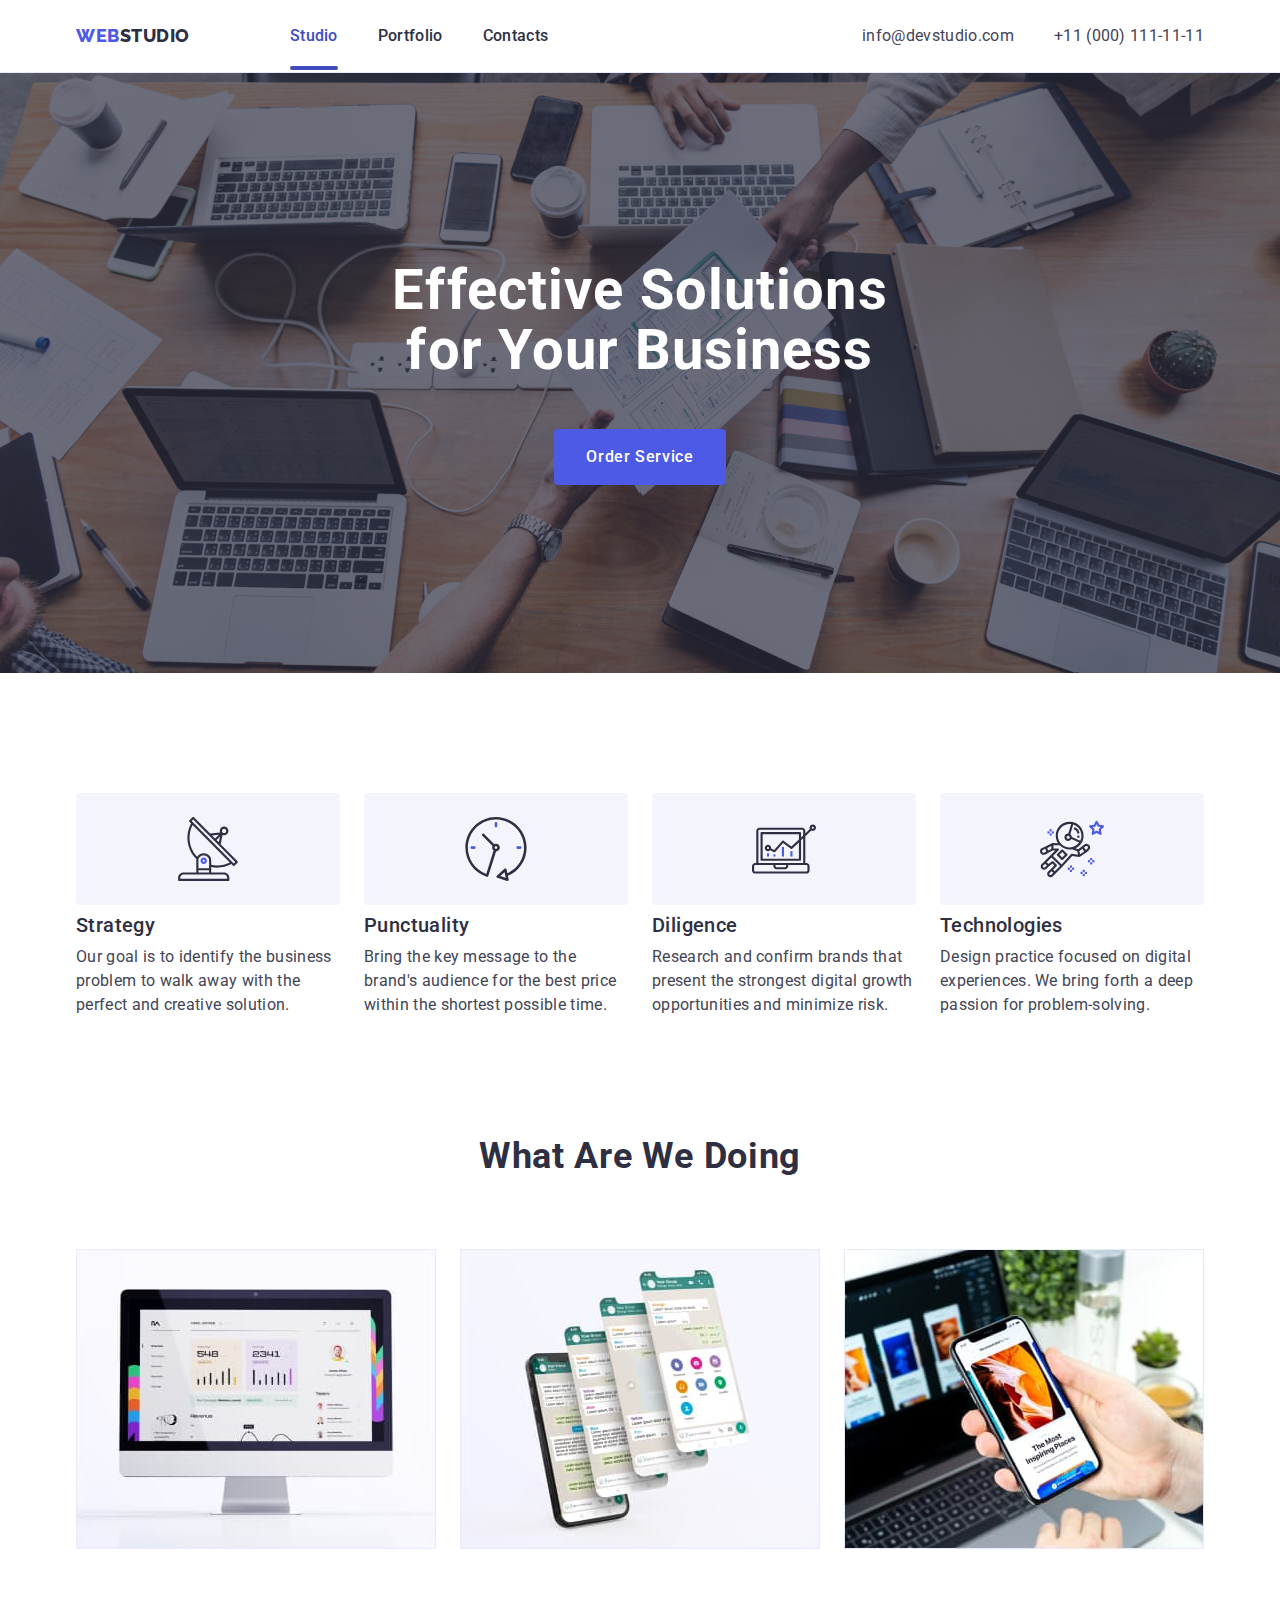
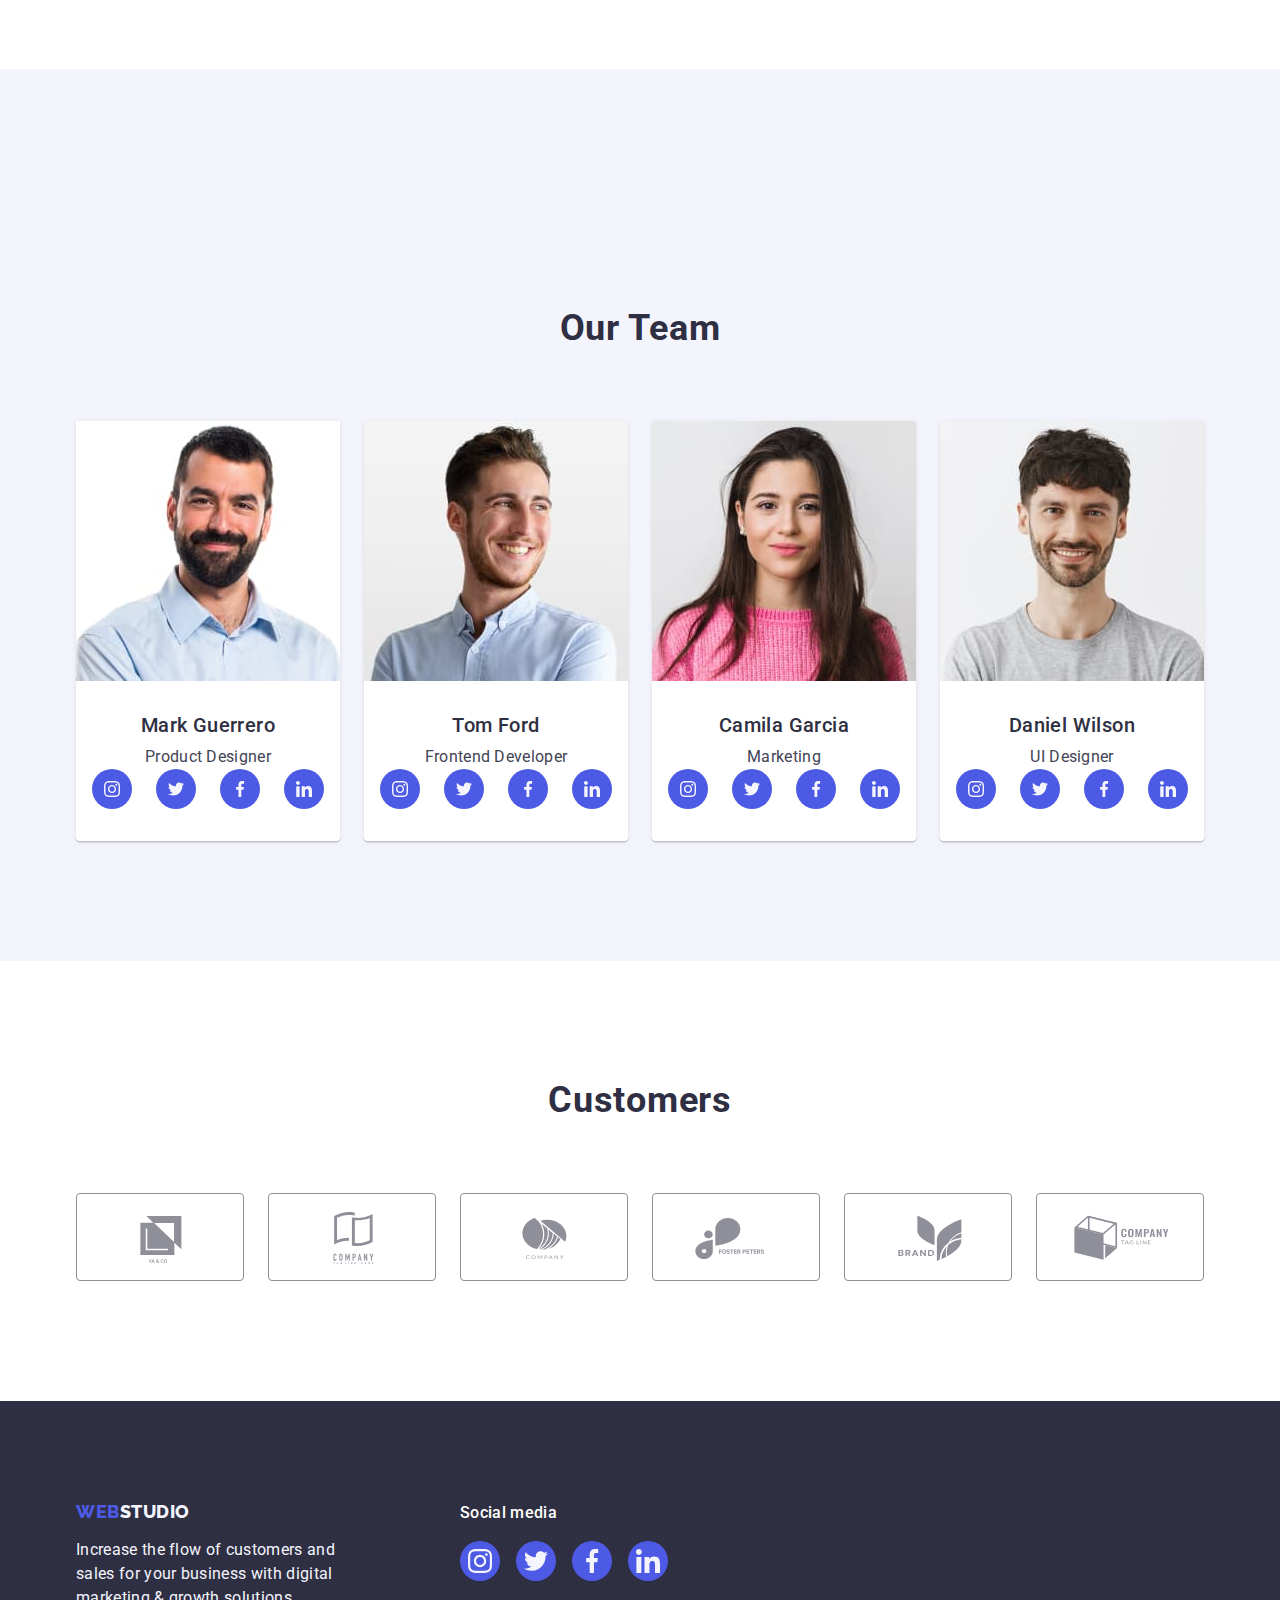
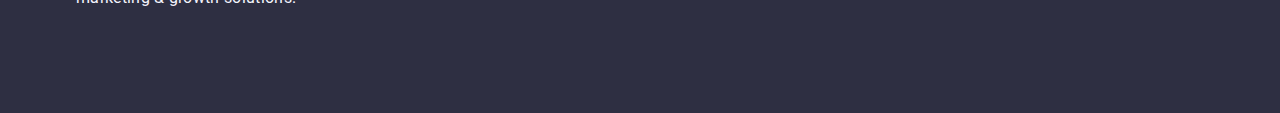
<file: index.html>
<!DOCTYPE html>
<html lang="en">

<head>
  <meta charset="UTF-8">
  <meta http-equiv="X-UA-Compatible" content="IE=edge">
  <meta name="viewport" content="width=device-width, initial-scale=1.0">
  <title>WebStudio</title>
  <link rel="preconnect" href="https://fonts.googleapis.com">
  <link rel="preconnect" href="https://fonts.gstatic.com" crossorigin>
  <link href="https://fonts.googleapis.com/css2?family=Raleway:wght@800&family=Roboto:wght@400;500;700&display=swap"
    rel="stylesheet">
  <link rel="stylesheet" href="https://cdn.jsdelivr.net/npm/modern-normalize@1.1.0/modern-normalize.min.css">
  <link rel="stylesheet" href="./css/styles.css">
</head>

<body>
  <!-- NAVIGATION -->

  <header class="header">
    <div class="container header-container">
      <nav class="header-nav">
        <a href="./index.html" class="header-logo-web link"> Web <span class="header-logo-studio">Studio</span>
        </a>
        <ul class="header-nav-list list">
          <li><a class="header-nav-item current link" href="./index.html">Studio</a></li>
          <li><a class="header-nav-item link" href="./portfolio.html">Portfolio</a></li>
          <li><a class="header-nav-item link" href="">Contacts</a></li>
        </ul>
      </nav>
      <address class="header-address">
        <ul class="header-address-list list">
          <li><a href="mailto:info@devstudio.com" class="header-address-item link">info@devstudio.com</a></li>
          <li><a href="tel:+110001111111" class="header-address-item link">+11 (000) 111-11-11</a></li>
        </ul>
      </address>
    </div>
  </header>
  <!-- MAIN -->

  <main>
    <!-- HERO -->

    <section class="hero">
      <div class="container">
        <h1 class="hero-title">Effective Solutions
          for Your Business</h1>
        <button type="button" class="hero-button" data-modal-open>
          Order Service</button>
      </div>
    </section>

    <!-- Section 2 -->

    <section class="features">
      <div class="container features-container">
        <h2 class="visually-hidden">features</h2>
        <ul class="features-list list">
          <li class="features-content">
            <div class="svg-icon-content">
              <svg class="" width="64" height="64">
                <use href="./images/icons.svg#icon-antenna"></use>
              </svg>
            </div>
            <h3 class="features-item">Strategy</h3>
            <p class="features-text">Our goal is to identify the business
              problem to walk away with the perfect and creative solution.</p>
          </li>


          <li class="features-content">
            <div class="svg-icon-content">
              <svg class="svg-icon" width="64" height="64">
                <use href="./images/icons.svg#icon-clock"></use>
              </svg>
            </div>
            <h3 class="features-item">Punctuality</h3>
            <p class="features-text">Bring the key message to the brand's audience for the best price within the
              shortest
              possible time. </p>
          </li>

          <li class="features-content">
            <div class="svg-icon-content">
              <svg class="svg-icon" width="64" height="64">
                <use href="./images/icons.svg#icon-diagram"></use>
              </svg>
            </div>
            <h3 class="features-item">Diligence</h3>
            <p class="features-text">Research and confirm brands that present the strongest digital growth opportunities
              and minimize risk. </p>
          </li>

          <li class="features-content">
            <div class="svg-icon-content">
              <svg class="svg-icon" width="64" height="64">
                <use href="./images/icons.svg#icon-astronaut"></use>
              </svg>
            </div>
            <h3 class="features-item">Technologies</h3>
            <p class="features-text">Design practice focused on digital experiences. We bring forth a deep passion for
              problem-solving.</p>
          </li>
        </ul>
      </div>
    </section>
    <!-- Section 3 -->

    <section class="specialty">
      <div class="container">
        <h2 class="specialty-title">What are we doing</h2>
        <ul class="specialty-list list">
          <li class="specialty-photo"><img src="./images/img1.jpg" width="360" alt="monitor"></li>
          <li class="specialty-photo"><img src="./images/img2.jpg" width="360" alt="phone"></li>
          <li class="specialty-photo"><img src="./images/img3.jpg" width="360" alt="laptop"></li>
        </ul>
      </div>
    </section>
    <!-- Section 4 -->

    <section class="team">
      <div class="container">
        <h2 class="team-title">Our Team</h2>
        <ul class="team-list list">

          <li class="team-card">
            <img src="./images/img4.jpg" alt="Mark Guerrero" width="264" height="260">
            <div class="team-info-text">
              <h3 class="team-name">Mark Guerrero</h3>
              <p class="team-text">Product Designer</p>
              <ul class="social-list list">
                <li class="social-icon-item">
                  <a href="" class="social-link link">
                    <svg class="social-icon" width="16" height="16">
                      <use href="./images/icons.svg#icon-instagram"></use>
                    </svg>
                  </a>
                </li>
                <li class="social-icon-item">
                  <a href="" class="social-link link">
                    <svg class="social-icon" width="16" height="16">
                      <use href="./images/icons.svg#icon-twitter"></use>
                    </svg>
                  </a>
                </li>
                <li class="social-icon-item">
                  <a href="" class="social-link link">
                    <svg class="social-icon" width="16" height="16">
                      <use href="./images/icons.svg#icon-facebook"></use>
                    </svg>
                  </a>
                </li>
                <li class="social-icon-item">
                  <a href="" class="social-link link">
                    <svg class="social-icon" width="16" height="16">
                      <use href="./images/icons.svg#icon-linkedin"></use>
                    </svg>
                  </a>
                </li>
              </ul>
            </div>
          </li>

          <li class="team-card">
            <img src="./images/img5.jpg" alt="Tom Ford" width="264" height="260">
            <div class="team-info-text">
              <h3 class="team-name">Tom Ford</h3>
              <p class="team-text">Frontend Developer</p>
              <ul class="social-list list">
                <li class="social-icon-item">
                  <a href="" class="social-link link">
                    <svg class="social-icon" width="16" height="16">
                      <use href="./images/icons.svg#icon-instagram"></use>
                    </svg>
                  </a>
                </li>
                <li class="social-icon-item">
                  <a href="" class="social-link link">
                    <svg class="social-icon" width="16" height="16">
                      <use href="./images/icons.svg#icon-twitter"></use>
                    </svg>
                  </a>
                </li>
                <li class="social-icon-item">
                  <a href="" class="social-link link">
                    <svg class="social-icon" width="16" height="16">
                      <use href="./images/icons.svg#icon-facebook"></use>
                    </svg>
                  </a>
                </li>
                <li class="social-icon-item">
                  <a href="" class="social-link link">
                    <svg class="social-icon" width="16" height="16">
                      <use href="./images/icons.svg#icon-linkedin"></use>
                    </svg>
                  </a>
                </li>
              </ul>
            </div>
          </li>

          <li class="team-card">
            <img src="./images/img6.jpg" alt="Camilla Garcia" width="264" height="260">
            <div class="team-info-text">
              <h3 class="team-name">Camila Garcia</h3>
              <p class="team-text">Marketing</p>
              <ul class="social-list list">
                <li class="social-icon-item">
                  <a href="" class="social-link link">
                    <svg class="social-icon" width="16" height="16">
                      <use href="./images/icons.svg#icon-instagram"></use>
                    </svg>
                  </a>
                </li>
                <li class="social-icon-item">
                  <a href="" class="social-link link">
                    <svg class="social-icon" width="16" height="16">
                      <use href="./images/icons.svg#icon-twitter"></use>
                    </svg>
                  </a>
                </li>
                <li class="social-icon-item">
                  <a href="" class="social-link link">
                    <svg class="social-icon" width="16" height="16">
                      <use href="./images/icons.svg#icon-facebook"></use>
                    </svg>
                  </a>
                </li>
                <li class="social-icon-item">
                  <a href="" class="social-link link">
                    <svg class="social-icon" width="16" height="16">
                      <use href="./images/icons.svg#icon-linkedin"></use>
                    </svg>
                  </a>
                </li>
              </ul>
            </div>
          </li>

          <li class="team-card">
            <img src="./images/img7.jpg" alt="Daniel Wilson" width="264" height="260">
            <div class="team-info-text">
              <h3 class="team-name">Daniel Wilson</h3>
              <p class="team-text">UI Designer</p>
              <ul class="social-list list">
                <li class="social-icon-item">
                  <a href="" class="social-link link">
                    <svg class="social-icon" width="16" height="16">
                      <use href="./images/icons.svg#icon-instagram"></use>
                    </svg>
                  </a>
                </li>
                <li class="social-icon-item">
                  <a href="" class="social-link link">
                    <svg class="social-icon" width="16" height="16">
                      <use href="./images/icons.svg#icon-twitter"></use>
                    </svg>
                  </a>
                </li>
                <li class="social-icon-item">
                  <a href="" class="social-link link">
                    <svg class="social-icon" width="16" height="16">
                      <use href="./images/icons.svg#icon-facebook"></use>
                    </svg>
                  </a>
                </li>
                <li class="social-icon-item">
                  <a href="" class="social-link link">
                    <svg class="social-icon" width="16" height="16">
                      <use href="./images/icons.svg#icon-linkedin"></use>
                    </svg>
                  </a>
                </li>
              </ul>
            </div>
          </li>
        </ul>
      </div>
    </section>

    <!-- CUSTOMERS -->

    <section class="customers">
      <div class="container">
        <h2 class="customers-title">Customers</h2>
        <ul class="customers-list list">
          <li class="customers-item">
            <a href="" class="customers-link link">
              <svg class="customers-icon" width="104" height="56">
                <use href="./images/icons.svg#icon-logo-one"></use>
              </svg>
            </a>

          </li>
          <li class="customers-item">
            <a href="" class="customers-link link">
              <svg class="customers-icon" width="104" height="56">
                <use href="./images/icons.svg#icon-logo-two"></use>
              </svg>
            </a>

          </li>
          <li class="customers-item">
            <a href="" class="customers-link link">
              <svg class="customers-icon" width="104" height="56">
                <use href="./images/icons.svg#icon-logo-three"></use>
              </svg>
            </a>

          </li>
          <li class="customers-item">
            <a href="" class="customers-link link">
              <svg class="customers-icon" width="104" height="56">
                <use href="./images/icons.svg#icon-logo-four"></use>
              </svg>
            </a>

          </li>
          <li class="customers-item">
            <a href="" class="customers-link link">
              <svg class="customers-icon" width="104" height="56">
                <use href="./images/icons.svg#icon-logo-five"></use>
              </svg>
            </a>

          </li>
          <li class="customers-item">
            <a href="" class="customers-link link">
              <svg class="customers-icon" width="104" height="56">
                <use href="./images/icons.svg#icon-logo-six"></use>
              </svg>
            </a>

          </li>
        </ul>
      </div>
    </section>
  </main>

  <!-- FOOTER -->
  <footer class="footer">
    <div class="footer-container container">
      <div class="footer-webstudio-content">
        <a class="footer-logo-web link" href="./index.html">Web<span class="footer-logo-studio">Studio</span></a>
        <p class="footer-text">Increase the flow of customers and sales for your business with digital marketing &
          growth
          solutions.</p>
      </div>
      <div class="footer-social-container">
        <p class="footer-social-title">Social media</p>
        <ul class="footer-social-list list">
          <li class="footer-social-item">
            <a href="" class="footer-social-link">
              <svg class="footer-icon" width="24" height="24">
                <use href="./images/icons.svg#icon-instagram"></use>
              </svg>
            </a>
          </li>
          <li class="footer-social-item">
            <a href="" class="footer-social-link">
              <svg class="footer-icon" width="24" height="24">
                <use href="./images/icons.svg#icon-twitter"></use>
              </svg>
            </a>
          </li>
          <li class="footer-social-item">
            <a href="" class="footer-social-link">
              <svg class="footer-icon" width="24" height="24">
                <use href="./images/icons.svg#icon-facebook"></use>
              </svg>
            </a>
          </li>
          <li class="footer-social-item">
            <a href="" class="footer-social-link">
              <svg class="footer-icon" width="24" height="24">
                <use href="./images/icons.svg#icon-linkedin"></use>
              </svg>
            </a>
          </li>
        </ul>
      </div>
    </div>
  </footer>

  <!------------------------ MODAL WINDOW --------------------------->

  <div class="backdrop is-hidden" data-modal>
    <div class="modal-window">
      <button type="button" class="close-button" data-modal-close>
        <svg class="icon-close-button" width="8" height="8">
          <use href="./images/icons.svg#icon-close-button"></use>
        </svg>
      </button>
    </div>
  </div>

  <script src="./js/modal.js"></script>

</body>

</html>
</file>
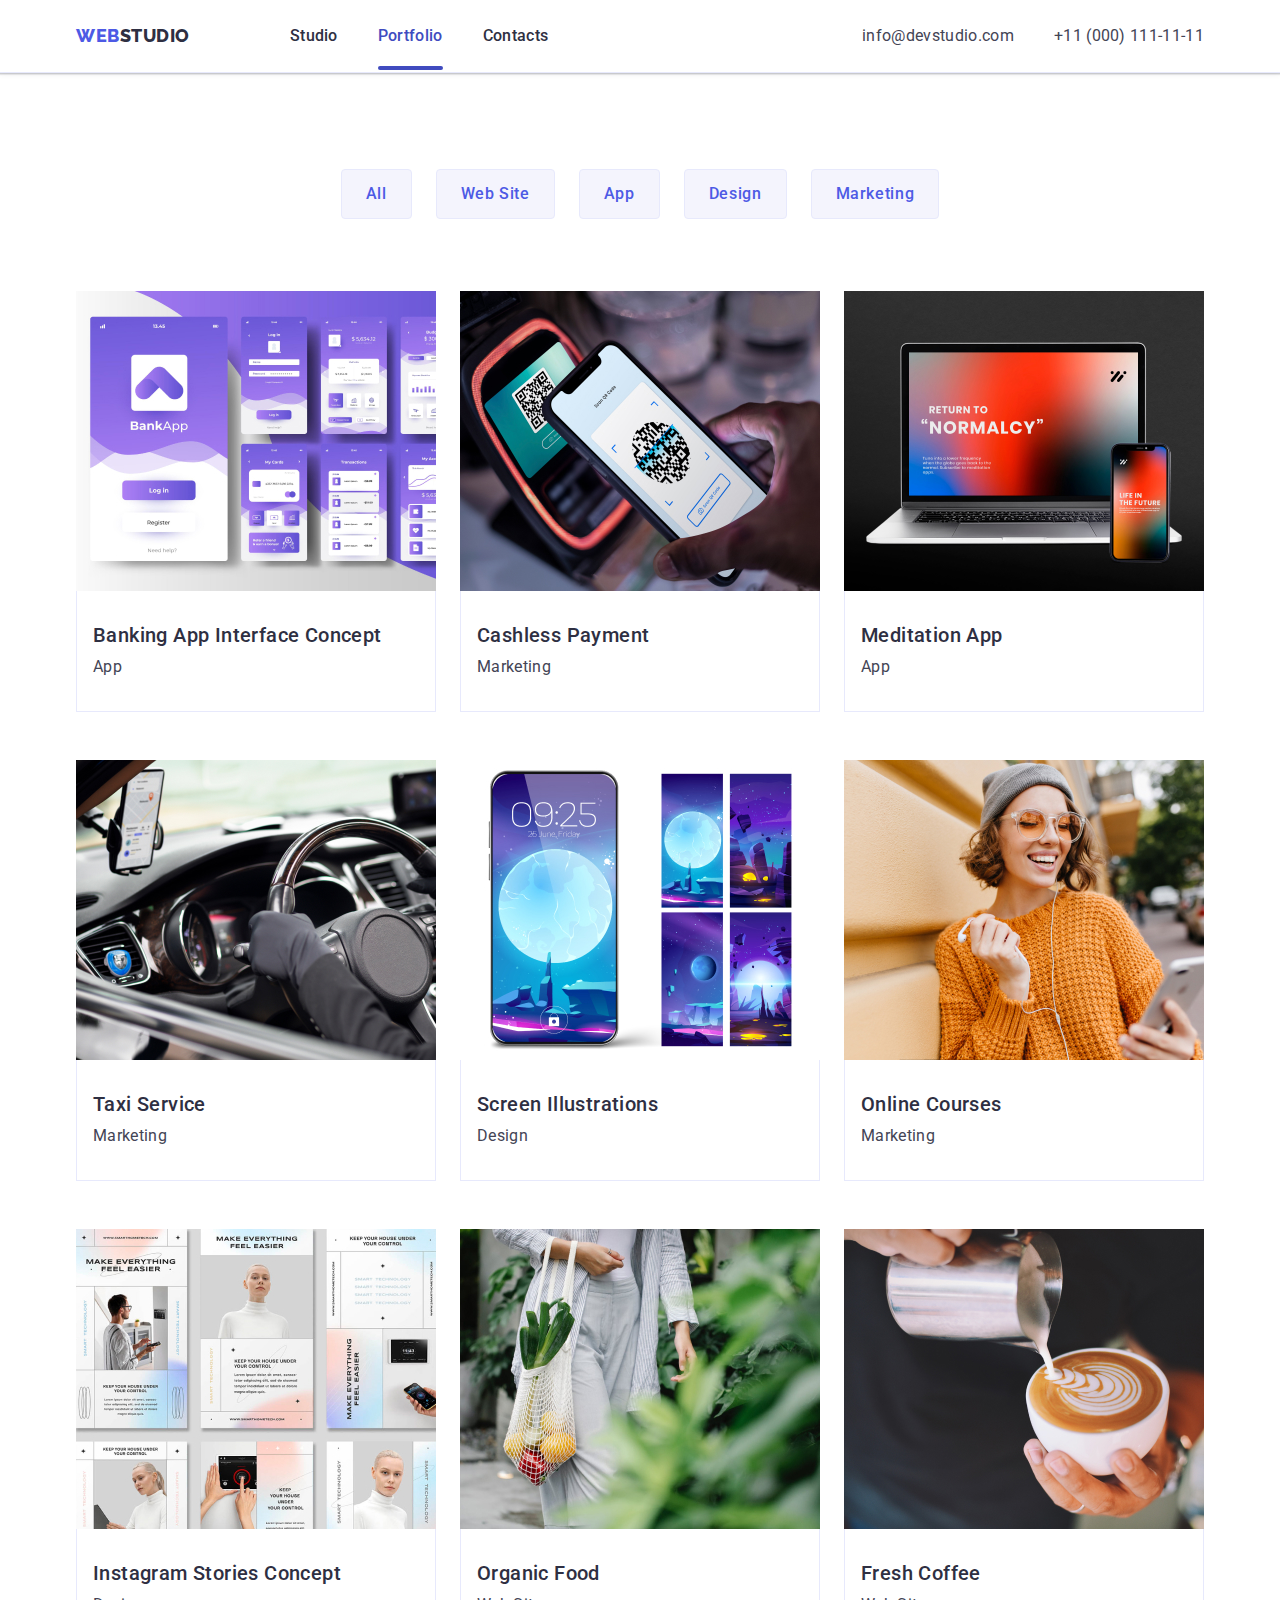
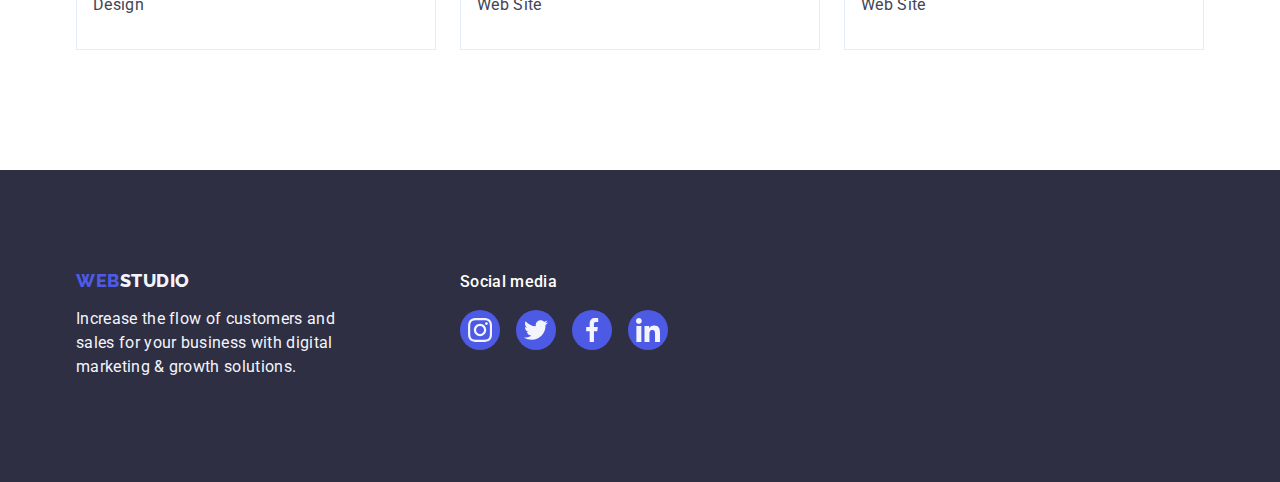
<file: portfolio.html>
<!DOCTYPE html>
<html lang="en">

<head>
  <meta charset="UTF-8">
  <meta http-equiv="X-UA-Compatible" content="IE=edge">
  <meta name="viewport" content="width=device-width, initial-scale=1.0">
  <title>WebStudio</title>
  <link rel="preconnect" href="https://fonts.googleapis.com">
  <link rel="preconnect" href="https://fonts.gstatic.com" crossorigin>
  <link href="https://fonts.googleapis.com/css2?family=Raleway:wght@800&family=Roboto:wght@400;500;700&display=swap"
    rel="stylesheet">
  <link rel="stylesheet" href="https://cdn.jsdelivr.net/npm/modern-normalize@1.1.0/modern-normalize.min.css">
  <link rel="stylesheet" href="./css/styles.css">
</head>

<body>
  <!-- NAVIGATION -->
  <header class="header">
    <div class="container header-container">
      <nav class="header-nav">
        <a href="./index.html" class="header-logo-web link"> Web <span class="header-logo-studio">Studio</span>
        </a>
        <ul class="header-nav-list list">
          <li><a class="header-nav-item link" href="./index.html">Studio</a></li>
          <li><a class="header-nav-item current link" href="./portfolio.html">Portfolio</a></li>
          <li><a class="header-nav-item link" href="">Contacts</a></li>
        </ul>
      </nav>
      <address class="header-address">
        <ul class="header-address-list list">
          <li><a href="mailto:info@devstudio.com" class="header-address-item link">info@devstudio.com</a></li>
          <li><a href="tel:+110001111111" class="header-address-item link">+11 (000) 111-11-11</a></li>
        </ul>
      </address>
    </div>
  </header>

  <!-- MAIN -->

  <main>
    <section class="portf-section">
      <div class="container">
        <h1 hidden>Specialty</h1>
        <ul class="portf-button-list list">
          <li><button type="button" class="portf-button-item">All</button></li>
          <li><button type="button" class="portf-button-item">Web Site</button></li>
          <li><button type="button" class="portf-button-item">App</button></li>
          <li><button type="button" class="portf-button-item">Design</button></li>
          <li><button type="button" class="portf-button-item">Marketing</button></li>
        </ul>

        <ul class="portf-card-list list">
          <li class="portf-card-item">

            <a href="./portfolio.html" class="portf-card-link link">
              <div class="portf-card-image">
                <img src="./images/banking.jpg" alt="banking" width="360">
                <p class="overlay">14 Stylish and User-Friendly App Design Concepts · Task Manager App · Calorie Tracker
                  App · Exotic Fruit Ecommerce App · Cloud Storage App</p>
              </div>
              <div class="card-text-info">
                <h2 class="portf-card-name">Banking App Interface Concept</h2>
                <p class="portf-card-text">App</p>
              </div>
            </a>
          </li>


          <li class="portf-card-item">
            <a href="./portfolio.html" class="portf-card-link link">
              <div class="portf-card-image">
                <img src="./images/cash.jpg" alt="cash" width="360">
                <p class="overlay">114 Stylish and User-Friendly App Design Concepts · Task Manager App · Calorie
                  Tracker App · Exotic Fruit Ecommerce App · Cloud Storage App</p>
              </div>
              <div class="card-text-info">
                <h2 class="portf-card-name">Cashless Payment</h2>
                <p class="portf-card-text">Marketing</p>
              </div>
            </a>
          </li>


          <li class="portf-card-item">
            <a href="" class="portf-card-link link">
              <div class="portf-card-image">
                <img src="./images/meditation.jpg" alt="meditation" width="360">
                <p class="overlay">14 Stylish and User-Friendly App Design Concepts · Task Manager App · Calorie Tracker
                  App · Exotic Fruit Ecommerce App · Cloud Storage App</p>
              </div>
              <div class="card-text-info">
                <h2 class="portf-card-name">Meditation App</h2>
                <p class="portf-card-text">App</p>
              </div>
            </a>
          </li>

          <li class="portf-card-item">
            <a href="" class="portf-card-link link">
              <div class="portf-card-image">
                <img src="./images/taxi.jpg" alt="taxi" width="360">
                <p class="overlay">14 Stylish and User-Friendly App Design Concepts · Task Manager App · Calorie Tracker
                  App · Exotic Fruit Ecommerce App · Cloud Storage App</p>
              </div>
              <div class="card-text-info">
                <h2 class="portf-card-name">Taxi Service</h2>
                <p class="portf-card-text">Marketing</p>
              </div>
            </a>
          </li>

          <li class="portf-card-item">
            <a href="" class="portf-card-link link">
              <div class="portf-card-image">
                <img src="./images/screen.jpg" alt="screen" width="360">
                <p class="overlay">14 Stylish and User-Friendly App Design Concepts · Task Manager App · Calorie Tracker
                  App · Exotic Fruit Ecommerce App · Cloud Storage App</p>
              </div>
              <div class="card-text-info">
                <h2 class="portf-card-name">Screen Illustrations</h2>
                <p class="portf-card-text">Design</p>
              </div>
            </a>
          </li>

          <li class="portf-card-item">
            <a href="" class="portf-card-link link">
              <div class="portf-card-image">
                <img src="./images/courses.jpg" alt="courses" width="360">
                <p class="overlay">14 Stylish and User-Friendly App Design Concepts · Task Manager App · Calorie Tracker
                  App · Exotic Fruit Ecommerce App · Cloud Storage App</p>
              </div>
              <div class="card-text-info">
                <h2 class="portf-card-name">Online Courses</h2>
                <p class="portf-card-text">Marketing</p>
              </div>
            </a>
          </li>

          <li class="portf-card-item">
            <a href="" class="portf-card-link link">
              <div class="portf-card-image">
                <img src="./images/inst.jpg" alt="inst" width="360">
                <p class="overlay">14 Stylish and User-Friendly App Design Concepts · Task Manager App · Calorie Tracker
                  App · Exotic Fruit Ecommerce App · Cloud Storage App</p>
              </div>
              <div class="card-text-info">
                <h2 class="portf-card-name">Instagram Stories Concept</h2>
                <p class="portf-card-text">Design</p>
              </div>
            </a>
          </li>

          <li class="portf-card-item">
            <a href="" class="portf-card-link link">
              <div class="portf-card-image">
                <img src="./images/food.jpg" alt="food" width="360">
                <p class="overlay">14 Stylish and User-Friendly App Design Concepts · Task Manager App · Calorie Tracker
                  App · Exotic Fruit Ecommerce App · Cloud Storage App</p>
              </div>
              <div class="card-text-info">
                <h2 class="portf-card-name">Organic Food</h2>
                <p class="portf-card-text">Web Site</p>
              </div>
            </a>
          </li>

          <li class="portf-card-item">
            <a href="" class="portf-card-link link">
              <div class="portf-card-image">
                <img src="./images/coffee.jpg" alt="coffee" width="360">
                <p class="overlay">14 Stylish and User-Friendly App Design Concepts · Task Manager App · Calorie Tracker
                  App · Exotic Fruit Ecommerce App · Cloud Storage App</p>
              </div>
              <div class="card-text-info">
                <h2 class="portf-card-name">Fresh Coffee</h2>
                <p class="portf-card-text">Web Site</p>
              </div>
            </a>
          </li>

        </ul>
      </div>
    </section>
  </main>

  <!-- FOOTER -->
  <footer class="footer">
    <div class="footer-container container">
      <div class="footer-webstudio-content">
        <a class="footer-logo-web link" href="./index.html">Web<span class="footer-logo-studio">Studio</span></a>
        <p class="footer-text">Increase the flow of customers and sales for your business with digital marketing &
          growth
          solutions.</p>
      </div>
      <div class="footer-social-container">
        <p class="footer-social-title">Social media</p>
        <ul class="footer-social-list list">
          <li class="footer-social-item">
            <a href="" class="footer-social-link">
              <svg class="footer-icon" width="24" height="24">
                <use href="./images/icons.svg#icon-instagram"></use>
              </svg>
            </a>
          </li>
          <li class="footer-social-item">
            <a href="" class="footer-social-link">
              <svg class="footer-icon" width="24" height="24">
                <use href="./images/icons.svg#icon-twitter"></use>
              </svg>
            </a>
          </li>
          <li class="footer-social-item">
            <a href="" class="footer-social-link">
              <svg class="footer-icon" width="24" height="24">
                <use href="./images/icons.svg#icon-facebook"></use>
              </svg>
            </a>
          </li>
          <li class="footer-social-item">
            <a href="" class="footer-social-link">
              <svg class="footer-icon" width="24" height="24">
                <use href="./images/icons.svg#icon-linkedin"></use>
              </svg>
            </a>
          </li>
        </ul>
      </div>
    </div>
  </footer>
</body>

</html>
</file>
<file: css/styles.css>
:root {
  --logo-color: #4D5AE5;
  --text-color: #2E2F42;
  --address-color: #434455;
  --portfolio-button-color: #F4F4FD;
  --hover-link-color: #404BBF;
  --team-color: #F4F4FD;
  --footer-social-hover-color: #31D0AA;
}

h1,
h2,
h3,
p {
  margin-top: 0;
  margin-bottom: 0;
}

ul,
ol {
  margin-top: 0;
  margin-bottom: 0;
  padding-left: 0;
}

.link {
  text-decoration: none;
}

.list {
  list-style: none;
  margin: 0;
  padding: 0;
}

img {
  display: block
}


body {
  font-family: 'Roboto', sans-serif;
  color: #434455;
  background-color: #FFFFFF;
}

/*-------------------------------- HEADER ------------------------*/
.container {
  width: 1158px;
  margin-left: auto;
  margin-right: auto;
  padding-left: 15px;
  padding-right: 15px;
}

.header-container {
  display: flex;
}

.header {
  padding-bottom: 24px;
  padding-top: 24px;
  border-bottom: 1px solid #E7E9FC;
  box-shadow: 0px 2px 1px rgba(46, 47, 66, 0.08), 0px 1px 1px rgba(46, 47, 66, 0.16), 0px 1px 6px rgba(46, 47, 66, 0.08);
}

.header-nav {
  display: flex;
  align-items: center;
  justify-content: space-between;
  gap: 24px;
}

.header-logo-web {
  font-family: 'Raleway', sans-serif;
  font-style: normal;
  font-weight: 800;
  font-size: 18px;
  line-height: 1.17;
  display: flex;
  align-items: center;
  letter-spacing: 0.03em;
  text-transform: uppercase;
  margin-right: 76px;
  color: var(--logo-color)
}

.header-logo-studio {
  font-family: 'Raleway', sans-serif;
  font-style: normal;
  font-weight: 800;
  font-size: 18px;
  line-height: 1.17;
  display: flex;
  align-items: center;
  letter-spacing: 0.03em;
  text-transform: uppercase;
  color: var(--text-color);
}

.header-nav-list {
  display: flex;
  gap: 40px;
}

.header-nav-item {
  font-weight: 500;
  font-size: 16px;
  line-height: 1.5;
  letter-spacing: 0.02em;
  padding-bottom: 24px;
  padding-top: 24px;
  color: var(--text-color);
  position: relative;
  transition: color 250ms cubic-bezier(0.4, 0, 0.2, 1);
}

.header-nav-item:hover,
.header-nav-item:focus {
  color: var(--hover-link-color);
}

.current {
  color: var(--hover-link-color);
}

.header-nav-item.current::after {
  content: "";
  position: absolute;
  left: 0;
  bottom: -1px;
  border-radius: 2px;
  width: 100%;
  height: 4px;
  background-color: var(--hover-link-color);
}

.header-address {
  font-style: normal;
  margin-left: auto;
}

.header-address-list {
  display: flex;
  gap: 40px;
}

.header-address-item {
  font-weight: 400;
  font-size: 16px;
  line-height: 24px;
  letter-spacing: 0.02em;
  color: var(--address-color);
  transition: color 250ms cubic-bezier(0.4, 0, 0.2, 1);
}

.header-address-item:hover,
.header-address-item:focus {
  color: var(--hover-link-color);
}

/*-------------------------------- HERO ------------------------------*/

.hero {
  background-color: var(--text-color);
  padding-top: 188px;
  padding-bottom: 188px;
  max-width: 1440px;
  height: 600px;
  margin-left: auto;
  margin-right: auto;
  background-size: cover;
  background-position: center;
  background-repeat: no-repeat;
  background-image: linear-gradient(rgba(46, 47, 66, 0.7),
      rgba(46, 47, 66, 0.7)), url(../images/background.jpg);
}

.hero-title {
  font-size: 56px;
  line-height: 1.07;
  text-align: center;
  letter-spacing: 0.02em;
  max-width: 496px;
  margin-left: auto;
  margin-right: auto;
  margin-bottom: 48px;
  color: #FFFFFF;

}

.hero-button {
  background-color: var(--logo-color);
  font-family: 'Roboto', sans-serif;
  font-style: normal;
  font-weight: 500;
  font-size: 16px;
  line-height: 1.5;
  letter-spacing: 0.04em;
  margin-top: 48px;
  margin-left: auto;
  margin-right: auto;
  display: block;
  min-width: 169px;
  height: 56px;
  padding: 16px 32px;
  border: none;
  border-radius: 4px;
  color: #FFFFFF;
  cursor: pointer;
  transition: background-color 250ms cubic-bezier(0.4, 0, 0.2, 1);
}

.hero-button:hover,
.hero-button:focus {
  background-color: var(--hover-link-color);
}

/*-------------------------------- FEATURES -----------------*/

.features {
  padding-top: 120px;
  padding-bottom: 120px;
}

.visually-hidden {
  position: absolute;
  width: 1px;
  height: 1px;
  margin: -1px;
  border: 0;
  padding: 0;
  white-space: nowrap;
  clip-path: inset(100%);
  clip: rect(0 0 0 0);
  overflow: hidden;
}

.features-list {
  display: flex;
  gap: 24px;
}

.svg-icon-content {
  background-color: var(--portfolio-button-color);
  display: flex;
  justify-content: center;
  align-items: center;
  height: 112px;
  background-color: #f4f4fd;
  border-radius: 4px;
  margin-bottom: 8px;
}

.features-content {
  flex-basis: calc((100% - 72px) / 4);
}

.features-item {
  font-weight: 500;
  font-size: 20px;
  line-height: 1.2;
  letter-spacing: 0.02em;
  margin-bottom: 8px;
  color: var(--text-color);
}

.features-text {
  font-weight: 400;
  font-size: 16px;
  line-height: 1.5;
  letter-spacing: 0.02em;
  color: var(--address-color);
}

/*------------------------------- SPECIALTY -------------------------*/

.specialty {
  padding-bottom: 120px;
}

.specialty-title {
  font-weight: 700;
  font-size: 36px;
  line-height: 1.11;
  text-align: center;
  letter-spacing: 0.02em;
  text-transform: capitalize;
  margin-bottom: 72px;
  color: var(--text-color);
}

.specialty-list {
  display: flex;
  gap: 24px;
}

.specialty-photo {
  width: calc((100% - 48px) / 3);
}

/* ------------------------------TEAM ---------------------*/

.team {
  background-color: var(--team-color);
  padding-top: 120px;
  padding-bottom: 120px;
}

.team-title {
  font-weight: 700;
  font-size: 36px;
  line-height: 1.11;
  text-align: center;
  letter-spacing: 0.02em;
  text-transform: capitalize;
  color: var(--text-color);
  margin-bottom: 72px;
  padding-top: 120px;
}

.team-list {
  display: flex;
  gap: 24px;
}

.team-card {
  background-color: #FFFFFF;
  border-radius: 0px 0px 4px 4px;
  flex-basis: calc((100%-72px)/4);
  box-shadow: 0px 1px 6px rgba(46, 47, 66, 0.08), 0px 1px 1px rgba(46, 47, 66, 0.16), 0px 2px 1px rgba(46, 47, 66, 0.08);
}

.team-info-text {
  padding: 32px 16px
}

.team-name {
  font-weight: 500;
  font-size: 20px;
  line-height: 1.2;
  letter-spacing: 0.02em;
  text-align: center;
  margin-bottom: 8px;
  color: var(--text-color);
}

.team-text {
  color: var(--address-color);
  font-weight: 400;
  font-size: 16px;
  line-height: 1.5;
  text-align: center;
  letter-spacing: 0.02em;
}

.social-list {
  display: flex;
  justify-content: center;
  gap: 24px;
}

.social-icon-item {
  width: 40px;
  height: 40px;
}

.social-link {
  width: 100%;
  height: 100%;
  background-color: var(--logo-color);
  border-radius: 50%;
  display: flex;
  justify-content: center;
  align-items: center;
  transition: background-color 250ms cubic-bezier(0.4, 0, 0.2, 1);
}

.social-icon {
  fill: var(--portfolio-button-color);
}

.social-link:hover,
.social-link:focus {
  background-color: var(--hover-link-color);
}


/* ---------------CUSTOMERS------------------------------- */


.customers {
  padding-top: 120px;
  padding-bottom: 120px;
}


.customers-title {
  color: var(--text-color);
  text-align: center;
  font-weight: 700;
  font-size: 36px;
  line-height: 1.11;
  letter-spacing: 0.02em;
  margin-bottom: 72px;
}


.customers-list {
  display: flex;
  justify-content: center;
  gap: 24px;
}

.customers-item {
  width: calc((100% - 120px) / 6);
  height: 88px;
}


.customers-link {
  display: flex;
  justify-content: center;
  align-items: center;
  color: #8e8f99;
  width: 100%;
  height: 100%;
  border: 1px solid #8e8f99;
  border-radius: 4px;
  transition: color 250ms cubic-bezier(0.4, 0, 0.2, 1),
    border-color 250ms cubic-bezier(0.4, 0, 0.2, 1);
}

.customers-icon {
  fill: currentColor;
}

.customers-link:hover,
.customers-link:focus {
  border-color: var(--hover-link-color);
  color: var(--hover-link-color);
}



/*--------------------------- FOOTER ---------------------*/

.footer {
  background-color: var(--text-color);
  padding-top: 100px;
  padding-bottom: 100px;
}

.footer-container {
  display: flex;
  align-items: baseline;
}

.footer-webstudio-content {
  margin-right: 120px;
  width: 264px;
  height: 112px;
}



.footer-logo-web {
  font-family: "Raleway", sans-serif;
  font-weight: 800;
  font-size: 18px;
  line-height: 1.17;
  letter-spacing: 0.03em;
  text-transform: uppercase;
  color: var(--logo-color);
  margin-right: 76px;
  margin-bottom: 16px;
  display: inline-block;
}

.footer-logo-studio {
  color: var(--team-color);
}

.footer-text {
  font-weight: 400;
  font-size: 16px;
  line-height: 1.5;
  letter-spacing: 0.02em;
  max-width: 264px;
  color: var(--team-color);
}

.footer-social-title {
  font-weight: 500;
  font-size: 16px;
  line-height: 1.5;
  letter-spacing: 0.02em;
  color: #FFFFFF;
  margin-bottom: 16px;
}

.footer-social-list {
  display: flex;
  justify-content: center;
  gap: 16px;
}

.footer-social-item {
  width: 40px;
  height: 40px
}

.footer-social-link {
  width: 100%;
  height: 100%;
  background-color: var(--logo-color);
  border-radius: 50%;
  display: flex;
  justify-content: center;
  align-items: center;
  transition: background-color 250ms cubic-bezier(0.4, 0, 0.2, 1);
}

.footer-icon {
  fill: var(--portfolio-button-color);
}

.footer-social-link:hover,
.footer-social-link:focus {
  background-color: var(--footer-social-hover-color);
}

/* -----------MODAL WINDOW---------------- */

.backdrop {
  position: fixed;
  top: 0;
  left: 0;
  z-index: 100;
  width: 100%;
  height: 100%;
  background-color: rgba(46, 47, 66, 0.4);
  transition: opacity 250ms cubic-bezier(0.4, 0, 0.2, 1), visibility 250ms cubic-bezier(0.4, 0, 0.2, 1);
}

.modal-window {
  position: absolute;
  top: 50%;
  left: 50%;
  transform: translate(-50%, -50%);
  width: 408px;
  min-height: 584px;
  background: #FCFCFC;
  box-shadow: 0px 1px 1px rgba(0, 0, 0, 0.14), 0px 1px 3px rgba(0, 0, 0, 0.12), 0px 2px 1px rgba(0, 0, 0, 0.2);
  border-radius: 4px;
  transition: transform 250ms cubic-bezier(0.4, 0, 0.2, 1);
}

.close-button {
  display: flex;
  position: absolute;
  top: 24px;
  right: 24px;
  justify-content: center;
  align-items: center;
  width: 24px;
  height: 24px;
  background: #E7E9FC;
  border: 1px solid rgba(0, 0, 0, 0.1);
  padding: 0;
  border-radius: 50%;
  cursor: pointer;
  transition: background-color 250ms cubic-bezier(0.4, 0, 0.2, 1), border 250ms cubic-bezier(0.4, 0, 0.2, 1);
}


.icon-close-button {
  transition: fill 250ms cubic-bezier(0.4, 0, 0.2, 1);
}

.close-button:hover,
.close-button:focus {
  background-color: #404bbf;
  border: none;
}

.close-button:hover .icon-close-button,
.close-button:focus .icon-close-button {
  fill: #ffffff;
}

.backdrop.is-hidden {
  opacity: 0;
  visibility: hidden;
  pointer-events: none;
}


/* ------------PORTFOLIO------------- */
/* ------------PORTFOLIO------------- */
/* ------------PORTFOLIO------------- */
/* ------------PORTFOLIO------------- */
/* ------------PORTFOLIO------------- */

.portf-section {
  padding-top: 96px;
  padding-bottom: 120px;
}

.portf-button-list {
  display: flex;
  justify-content: center;
  gap: 24px;
  margin-bottom: 72px;
}

.portf-button-item {
  font-weight: 500;
  font-size: 16px;
  line-height: 24px;
  letter-spacing: 0.04em;
  color: var(--logo-color);
  background-color: var(--portfolio-button-color);
  cursor: pointer;
  border: 1px solid #E7E9FC;
  border-radius: 4px;
  padding: 12px 24px 12px;
  font-family: 'Roboto', sans-serif;
  transition: color 250ms cubic-bezier(0.4, 0, 0.2, 1),
    background-color 250ms cubic-bezier(0.4, 0, 0.2, 1),
    border-color 250ms cubic-bezier(0.4, 0, 0.2, 1),
    box-shadow 250ms cubic-bezier(0.4, 0, 0.2, 1);
}


.portf-button-item:hover,
.portf-button-item:focus {
  background-color: var(--hover-link-color);
  color: #fff;
  border: 1px solid transparent;
  box-shadow: 0px 3px 1px rgba(0, 0, 0, 0.1), 0px 2px 1px rgba(0, 0, 0, 0.08), 0px 2px 2px rgba(0, 0, 0, 0.12);
}

.portf-card-list {
  display: flex;
  flex-wrap: wrap;
  column-gap: 24px;
  row-gap: 48px;
}

.portf-card-item {
  width: calc((100% - 48px) / 3);
}


.portf-card-link {
  display: block;
  transition: box-shadow 250ms cubic-bezier(0.4, 0, 0.2, 1);
}

.portf-card-image {
  position: relative;
  overflow: hidden;
}


.overlay {
  position: absolute;
  background-color: var(--logo-color);
  color: var(--portfolio-button-color);
  font-size: 16px;
  line-height: 1.5;
  letter-spacing: 0.02em;
  padding: 40px 32px;
  left: 0;
  top: 0;
  width: 100%;
  height: 100%;
  overflow: auto;
  transform: translate(0, 100%);
  transition: transform 250ms cubic-bezier(0.4, 0, 0.2, 1);
}

.portf-card-link:hover .overlay,
.portf-card-link:focus .overlay {
  transform: translate(0, 0);
}

.portf-card-link:hover,
.portf-card-link:focus {
  box-shadow: 0px 1px 6px rgba(46, 47, 66, 0.08), 0px 1px 1px rgba(46, 47, 66, 0.16), 0px 2px 1px rgba(46, 47, 66, 0.08);
}

.card-text-info {
  padding: 32px 16px;
  border: 1px solid #e7e9fc;
  border-top: none;
}

.portf-card-name {
  font-weight: 500;
  font-size: 20px;
  line-height: 1.2;
  letter-spacing: 0.02em;
  margin-bottom: 8px;
  color: var(--text-color);
}

.portf-card-text {
  color: var(--address-color);
  font-weight: 400;
  font-size: 16px;
  line-height: 1.5;
  letter-spacing: 0.02em;
}
</file>
